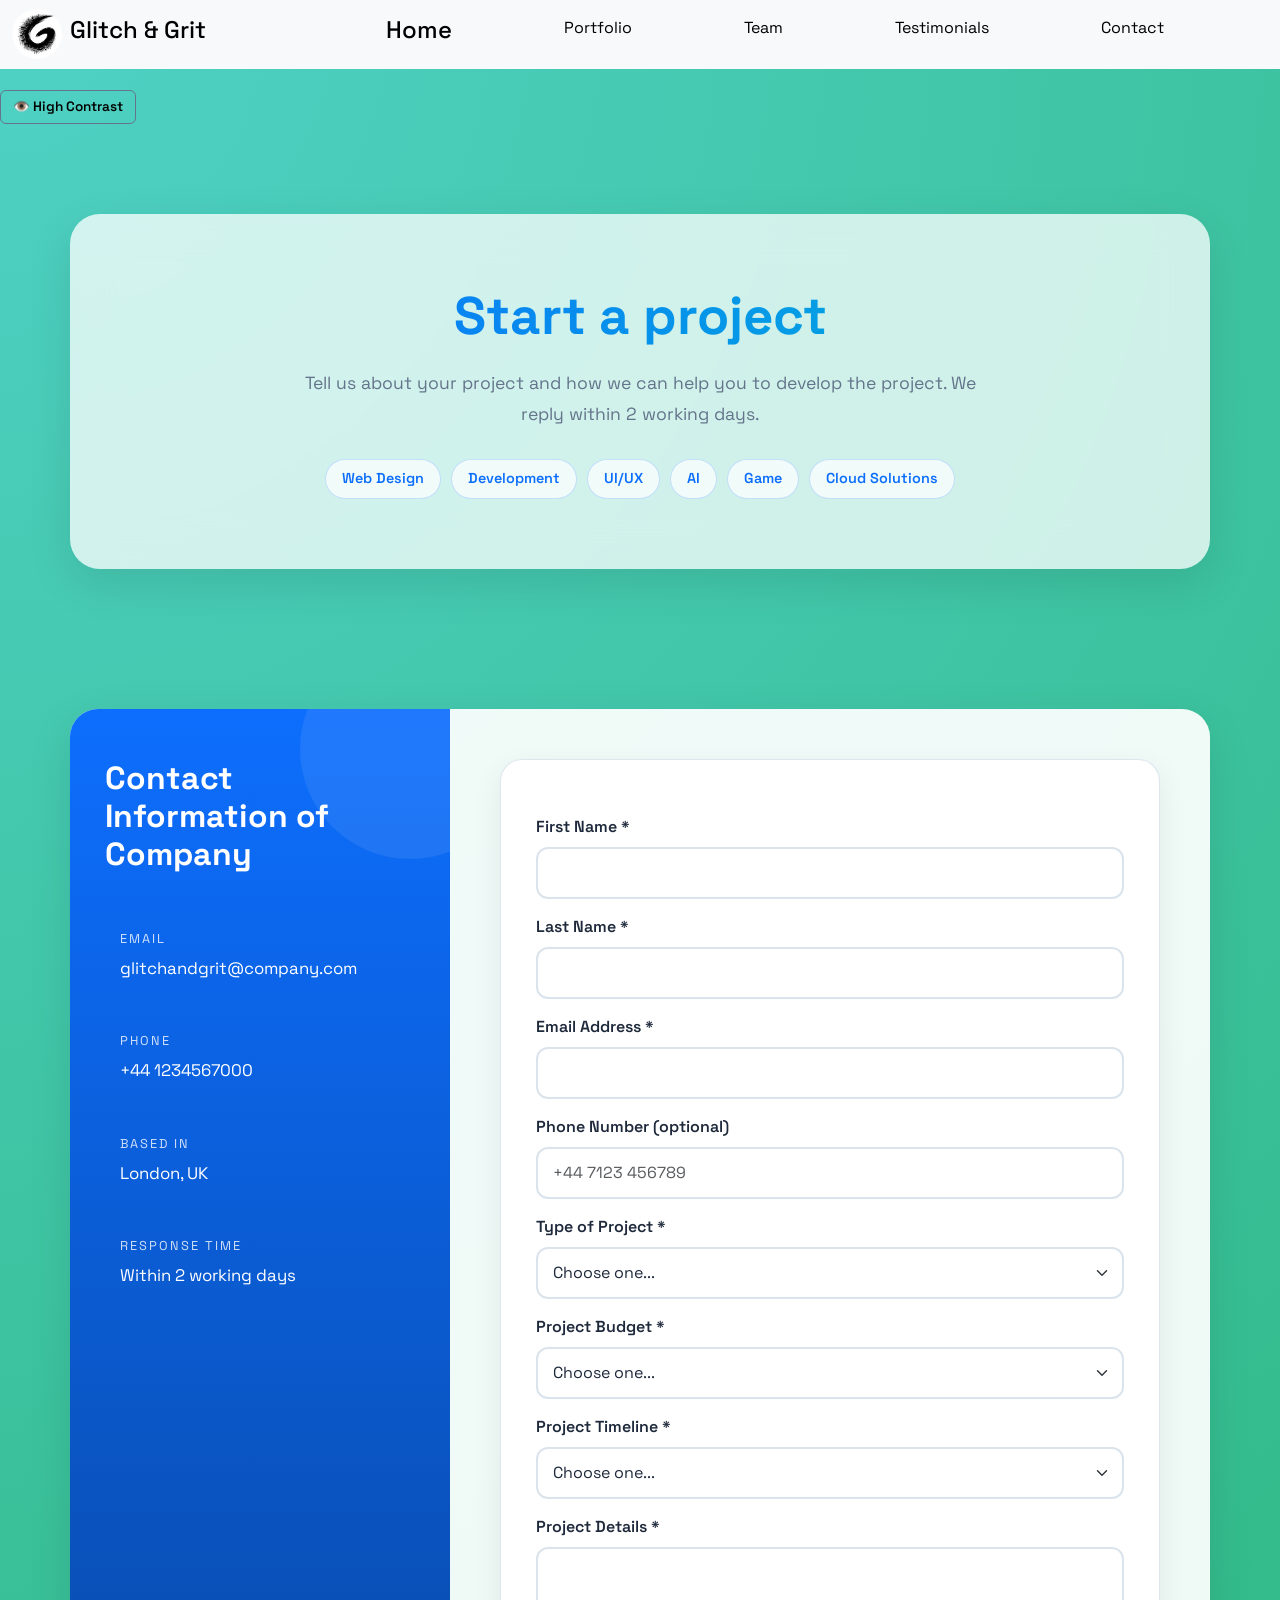
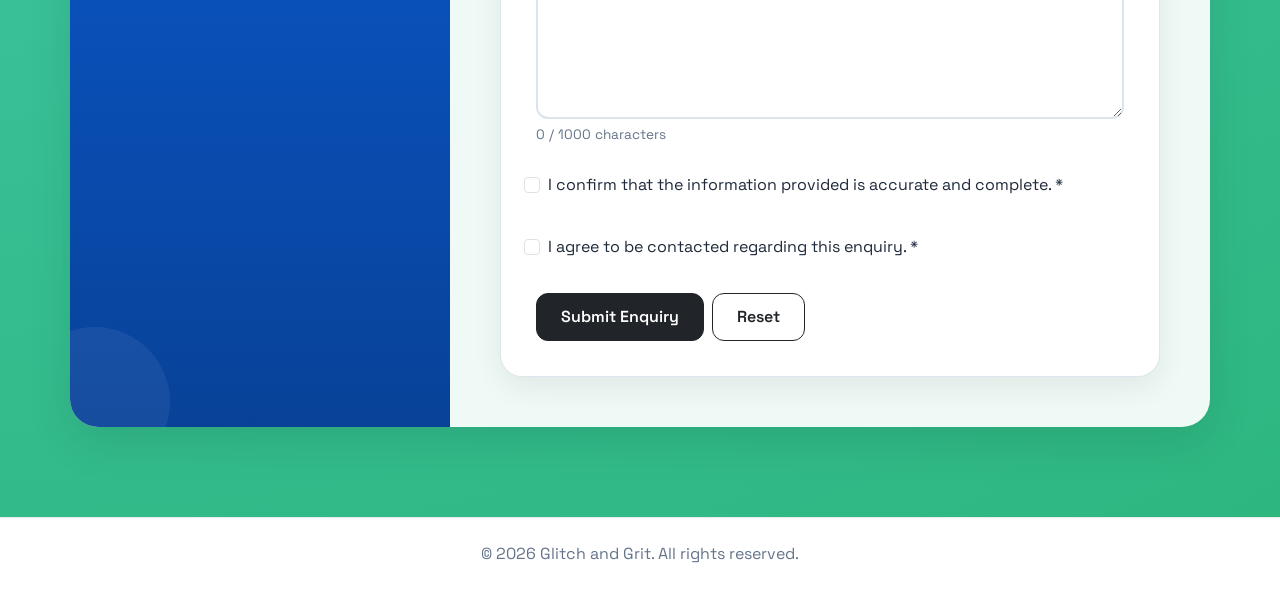
<file: enquiry.html>
<!doctype html>
<html lang="en">
<head>
    <meta charset="utf-8">
    <meta name="viewport" content="width=device-width, initial-scale=1">
    <title>Glitch and Grit</title>

    <!-- BootStrap CSS  -->
    <link href="https://cdn.jsdelivr.net/npm/bootstrap@5.3.8/dist/css/bootstrap.min.css" rel="stylesheet" integrity="sha384-sRIl4kxILFvY47J16cr9ZwB07vP4J8+LH7qKQnuqkuIAvNWLzeN8tE5YBujZqJLB" crossorigin="anonymous">

    <!-- Custom CSS -->
    <link rel="stylesheet" href="enquiry.css">
</head>

<body>

    <nav class="navbar navbar-expand-md navbar-light bg-light fixed-top">
        <div class="container-fluid">
            <img src="logo_image/gglogo.png" alt="Logo" width="50" height="50" class="d-inline-block rounded-circle align-text-top me-2">
            <a class="navbar-brand" href="index.html"><h4>Glitch & Grit</h4></a>
            <button class="navbar-toggler" 
                type="button" 
                data-bs-toggle="collapse" 
                data-bs-target="#navbarnav" 
                aria-controls="navbarnav"
                aria-expanded="false"
                aria-label="Toggle navigation">
                <span class="navbar-toggler-icon"> </span>
            </button>
        <div class="collapse navbar-collapse" id="navbarnav">
            <ul class="navbar-nav ms-auto me-5 mb-2 mb-lg-0">
                <li class="nav-item mx-5" >
                    <a class="nav-link active" aria-current="page" href="index.html"><h4>Home</h4></a>
                </li>
                <li class="nav-item mx-5" >
                    <a class="nav-link active" href="portfolio.html">Portfolio</a>
                </li>
                <li class="nav-item mx-5" >
                    <a class="nav-link active" href="team.html">Team</a>
                </li>
                <li class="nav-item mx-5">
                    <a class="nav-link  active" href="testimonial.html">Testimonials</a>
                </li>
                <li class="nav-item mx-5">
                    <a class="nav-link active" href="enquiry.html">Contact</a>
                </li>
            </ul>
        </div>
    </nav>

    <!-- Hight contrast button for user who can't see in lower contrast -->
    <div>
        <button type="button" id="contrast-toggle-btn" style="background:none; border:1px solid #64748b; padding:6px 12px; border-radius:6px; cursor:pointer; font-weight:600; font-size: 0.85rem;" aria-label="Toggle High Contrast Mode">👁️ High Contrast</button>
    </div>
    
    <!-- Main Section -->
    <main>

        <!-- Enquiry Form Section -->
        <section class="enquiry-section">
            <div class="container">
                <h2>Start a project</h2>
                <p>Tell us about your project and how we can help you to develop the project. We reply within 2 working days.</p>
                <div class="service-highlights">
                    <span>Web Design</span>
                    <span>Development</span>
                    <span>UI/UX</span>
                    <span>AI</span>
                    <span>Game</span>
                    <span>Cloud Solutions</span>
                </div> 
            </div>
        </section>

            
        <section class="contact">
            <div class="container">
                <!-- Left column: Contact Information -->
                <div class="row">
                    <div class="col-md-4">
                        <h2>Contact Information of Company</h2>
                        <div class="contacts-detail">
                            <span>Email</span>
                            <a href="mailto:glitchandgrit@company.com">glitchandgrit@company.com</a>
                        </div>

                        <div class="contacts-detail">
                            <span>Phone</span>
                            <a href="tel:+441234567000">+44 1234567000</a>
                        </div>

                        <div class="contacts-detail">
                            <span>Based in</span>
                            <p>London, UK</p>
                        </div>
                        <div class="contacts-detail">
                            <span>Response time</span>
                            <p>Within 2 working days</p>
                        </div>
                    </div>
        
                    <!-- Right column: Enquiry Form -->
                    <div class="col-md-8">
                        <form novalidate>

                            <div id="enquiry-status" role="status" aria-live="polite"></div>

                            <div class="mb-3">
                                <label for="first-name" class="form-label">First Name *</label>
                                <input type="text" id="first-name" name="FirstName" class="form-control" autocomplete="given-name" aria-describedby="first-name-error">
                                <p id="first-name-error" class="first-name-error-message" role="alert" aria-live="polite"></p>
                            </div>

                            <div class="mb-3">
                                <label for="last-name" class="form-label">Last Name *</label>
                                <input type="text" id="last-name" name="LastName" class="form-control" autocomplete="family-name" aria-describedby="last-name-error">
                                <p id="last-name-error" class="last-name-error-message" role="alert" aria-live="polite"></p>
                            </div>

                            <div class="mb-3">
                                <label for="email" class="form-label">Email Address *</label>
                                <input type="email" id="email" name="Email" class="form-control" autocomplete="email" aria-describedby="email-error">
                                <p id="email-error" class="email-error-message" role="alert" aria-live="polite"></p>
                            </div>

                            <div class="mb-3">
                                    <label for="phone-number" class="form-label">Phone Number (optional)</label>
                                <input type="tel" id="phone-number" name="Phone" class="form-control" placeholder="+44 7123 456789" autocomplete="tel" aria-describedby="phone-number-error">
                                <p id="phone-number-error" class="phone-number-error-message" role="alert" aria-live="polite"></p>
                            </div>

                            <div class="project-budget-options">
                                <div class="mb-3">
                                    <label for="project" class="form-label">Type of Project *</label>
                                    <select id="project" name="project" class="form-select" aria-describedby="project-error">
                                        <option value="">Choose one...</option>
                                        <option value="Website">Website Development</option>
                                        <option value="ui/ux">UI/UX Design</option>
                                        <option value="desk/appdev">Desktop/Mobile Application Development</option>
                                        <option value="ai">Artificial Intelligence</option>
                                        <option value="game">Game Development</option>
                                        <option value="cloud">Cloud Development</option>
                                    </select>
                                    <p id="project-error" class="project-error-message" role="alert" aria-live="polite"></p>
                                </div>
                            </div>

                            <div class="mb-3">
                                <label for="project-budget" class="form-label">Project Budget *</label>
                                    <select id="project-budget" name="projectBudget" class="form-select" aria-describedby="project-budget-error">
                                        <option value="">Choose one...</option>
                                        <option value="low">Under £4,000</option>
                                        <option value="medium">£4,000 - £10,000</option>
                                        <option value="high">£10,000 - £20,000</option>
                                        <option value="very-high">£20,000 +</option>
                                    </select>
                                    <p id="project-budget-error" class="project-budget-error-message" role="alert" aria-live="polite"></p>
                            </div>

                            <div class="mb-3">
                                <label for="project-timeline" class="form-label">Project Timeline *</label>
                                    <select id="project-timeline" name="projectTimeline" class="form-select" aria-describedby="project-timeline-error">
                                        <option value="">Choose one...</option>
                                        <option value="urgent">Within 4 weeks</option>
                                        <option value="short">1 - 2 months</option>
                                        <option value="medium">2 - 5 months</option>
                                        <option value="long">5+ months</option>
                                    </select>
                                    <p id="project-timeline-error" class="project-timeline-error-message" role="alert" aria-live="polite"></p>
                            </div>


                            <div class="mb-3">
                                <label for="project-details" class="form-label">Project Details *</label>
                                <textarea id="project-details" name="projectdetails" class="form-control" rows="6" aria-describedby="project-details-error message-count"></textarea>
                                <p id="message-count" class="form-text">0 / 1000 characters</p>
                                <p id="project-details-error" class="project-details-error-message" role="alert" aria-live="polite"></p>
                            </div>

                            <div class="form-check mb-2">
                                <input class="form-check-input" type="checkbox" id="agreed-information" name="agreedInfo" aria-describedby="agreed-info-error">
                                <label class="form-check-label" for="agreed-information">I confirm that the information provided is accurate and complete. *</label>
                                <p id="agreed-info-error" class="agreed-info-error-message" role="alert" aria-live="polite"></p>
                            </div>

                            <div class="form-check mb-3">
                                <input class="form-check-input" type="checkbox" id="agreed-enquiry" name="agreedContact" aria-describedby="agreed-enquiry-error">
                                <label class="form-check-label" for="agreed-enquiry">I agree to be contacted regarding this enquiry. *</label>
                                <p id="agreed-enquiry-error" class="agreed-enquiry-error-message" role="alert" aria-live="polite"></p>
                            </div>

                            <div class="d-flex gap-2">
                                <button type="submit" class="btn btn-dark">Submit Enquiry</button>
                                <button type="button" id="clear-form-btn" class="btn btn-outline-dark">Reset</button>
                            </div>
                        </form>
                    </div>
                </div>
            </div>
        </section>
    </main>

    <!-- Footer Section -->
    <footer class="footer py-4">
        <div class="container text-center">
            <p>&copy; 2026 Glitch and Grit. All rights reserved.</p>
        </div>
    </footer>

    <!-- Bootstrap JS -->
    <script src="https://cdn.jsdelivr.net/npm/bootstrap@5.3.8/dist/js/bootstrap.bundle.min.js"></script>

    <!-- jQuery -->
    <script src="https://code.jquery.com/jquery-3.7.1.min.js"></script>

    <!-- Custom JS -->
    <!-- validation js-->
    <script src="validation.js"></script>

    <!-- storage js -->
    <script src="storage.js"></script>

    <!-- enquiry js -->
    <script src="enquiry.js"></script>

</body>
</html>
</file>
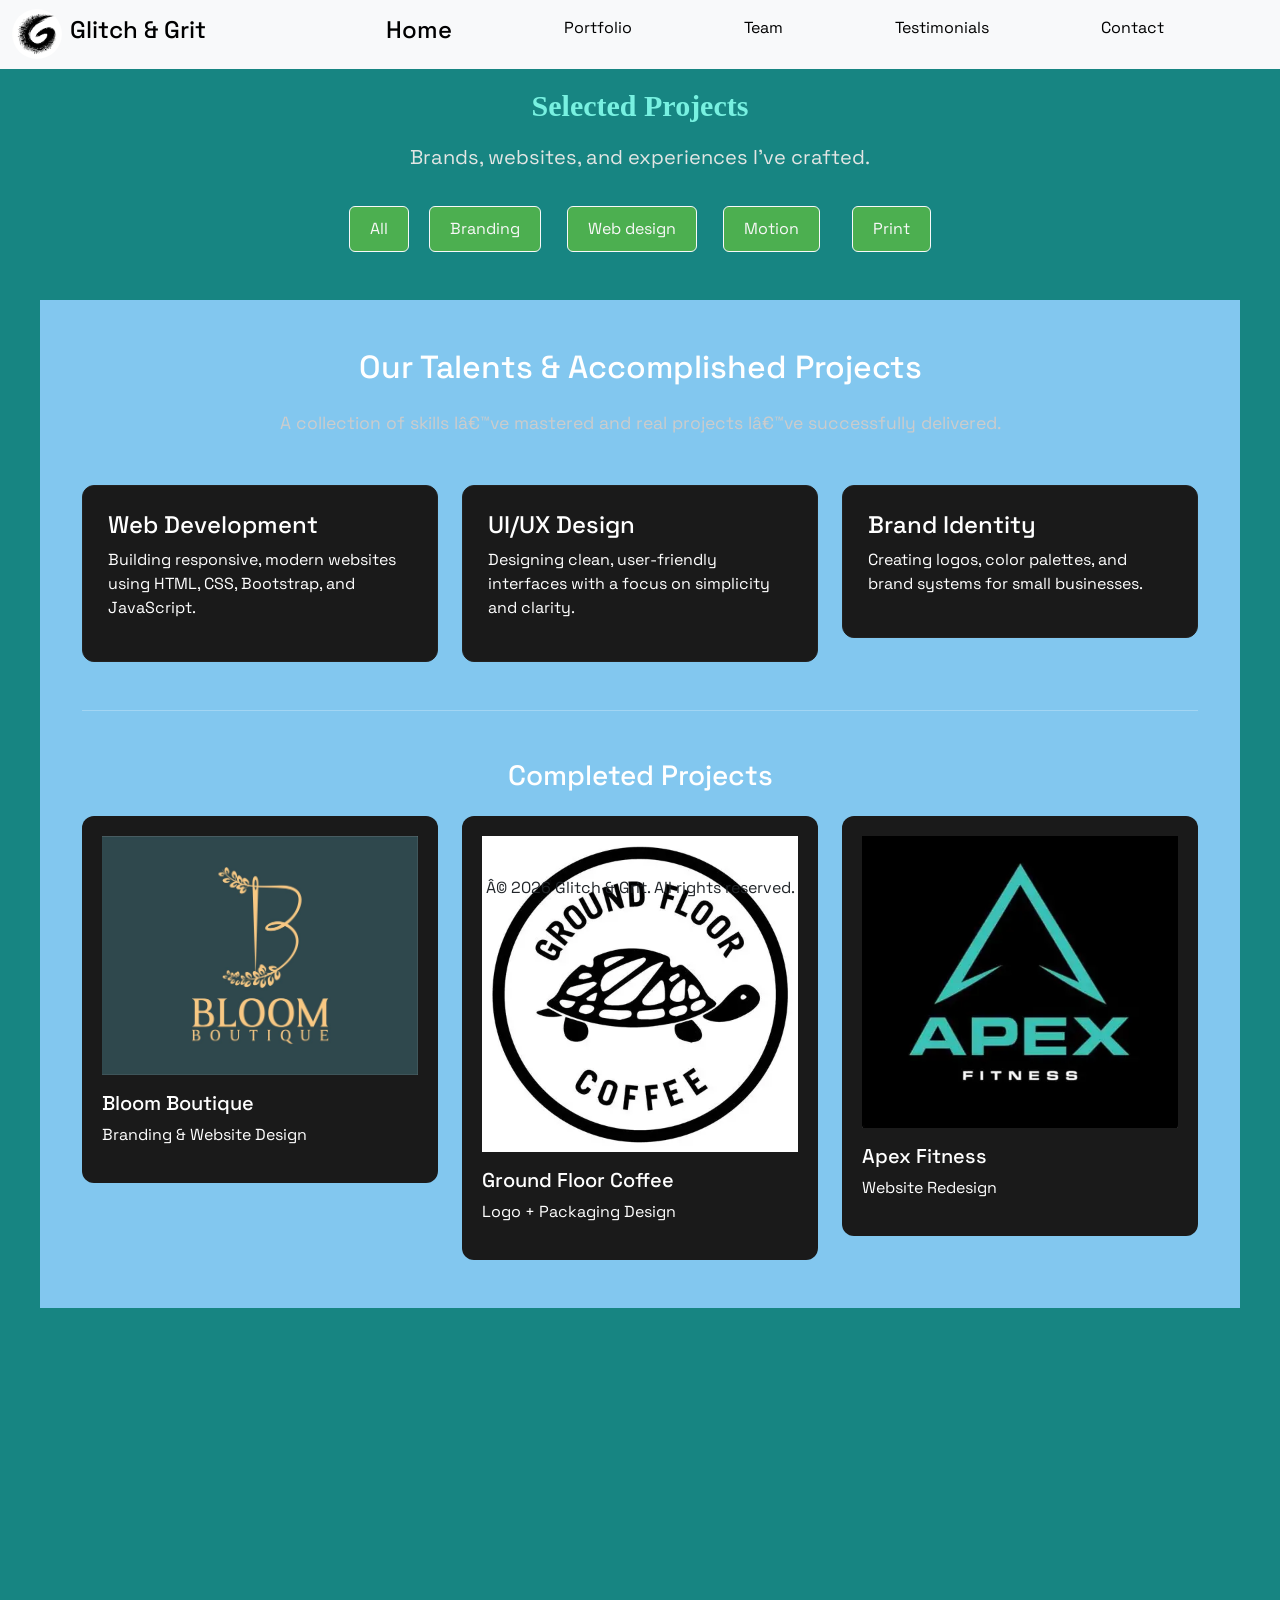
<file: portfolio.html>
<html>
    <head> 
        <title>
           Glitch & Grit: Portfolio
        </title>
        <link rel="icon" type="image/png" href="images/gglogo.png">
        <link href="https://cdn.jsdelivr.net/npm/bootstrap@5.3.8/dist/css/bootstrap.min.css" 
        rel="stylesheet" integrity="sha384-sRIl4kxILFvY47J16cr9ZwB07vP4J8+LH7qKQnuqkuIAvNWLzeN8tE5YBujZqJLB" crossorigin="anonymous">
        <link rel="stylesheet" href="portfolio.css">
    </head>
    <body>
     <nav class="navbar navbar-expand-md navbar-light bg-light fixed-top">
  <div class="container-fluid">
    <img src="images/gglogo.png" alt="Logo" width="50" height="50" class="d-inline-block rounded-circle align-text-top me-2">
    <a class="navbar-brand" href="index.html"><h4>Glitch & Grit</h4></a>
    <button class="navbar-toggler" 
        type="button" 
        data-bs-toggle="collapse" 
        data-bs-target="#navbarnav" 
        aria-controls="navbarnav"
         aria-expanded="false"
        aria-label="Toggle navigation">
       <span class="navbar-toggler-icon"> </span>
    </button>
  <div class="collapse navbar-collapse" id="navbarnav">
    <ul class="navbar-nav ms-auto me-5 mb-2 mb-lg-0">
      <li class="nav-item mx-5" >
        <a class="nav-link active" aria-current="page" href="index.html"><h4>Home</h4></a>
      </li>
      <li class="nav-item mx-5" >
        <a class="nav-link active" href="portfolio.html">Portfolio</a>
      </li>
        <li class="nav-item mx-5" >
            <a class="nav-link active" href="team.html">Team</a>
        </li>
        <li class="nav-item mx-5">
            <a class="nav-link  active" href="testimonial.html">Testimonials</a>
        </li>
        <li class="nav-item mx-5">
            <a class="nav-link active" href="enquiry.html">Contact</a>
        </li>
    </ul>
   </div>
  </div>
</nav>
 <script src="https://cdn.jsdelivr.net/npm/bootstrap@5.3.2/dist/js/bootstrap.bundle.min.js"></script>

<section class="portfolio-header text-center py-5">
    <h2 class="display">Selected Projects</h2>
    <p class="leads">Brands, websites, and experiences I've crafted.</p>

    <div class="filters mt-4">
        <button class="btn btn-outline-light ms-2">All</button>
        <button class="btn btn-outline-light me-3">Branding</button>
        <button class="btn btn-outline-light me-3">Web design</button>
        <button class="btn btn-outline-light me-4">Motion</button>
        <button class="btn btn-outline-light mx-2">Print</button>
    </div>

</section>

    <section class="showcase-section py-5">
    <div class="container">
        <h2 class="text-center mb-4">Our Talents & Accomplished Projects</h2>
        <p class="text-center mb-5 showcase-subtitle">
            A collection of skills I’ve mastered and real projects I’ve successfully delivered.
        </p>

        <div class="row g-4">

            
        <div class="col-md-4">
            <div class="showcase-card">
                <h4>Web Development</h4>
                <p>Building responsive, modern websites using HTML, CSS, Bootstrap, and JavaScript.</p>
            </div>
            </div>

            
            <div class="col-md-4">
                <div class="showcase-card">
                    <h4>UI/UX Design</h4>
                    <p>Designing clean, user-friendly interfaces with a focus on simplicity and clarity.</p>
                </div>
            </div>

            
            <div class="col-md-4">
                <div class="showcase-card">
                    <h4>Brand Identity</h4>
                    <p>Creating logos, color palettes, and brand systems for small businesses.</p>
                </div>
            </div>

        </div>

        <hr class="my-5">

        <h3 class="text-center mb-4">Completed Projects</h3>

        <div class="row g-4">

            
            <div class="col-md-4">
                <div class="project-card">
                    <img src="images/bloom.jpg" class="img-fluid" alt="Bloom Boutique">
                    <h5 class="mt-3">Bloom Boutique</h5>
                    <p>Branding & Website Design</p>
                </div>
            </div>

            <div class="col-md-4">
                <div class="project-card">
                    <img src="images/ground.webp" class="img-fluid" alt="Ground Floor Coffee">
                    <h5 class="mt-3">Ground Floor Coffee</h5>
                    <p>Logo + Packaging Design</p>
                </div>
            </div>

    
            <div class="col-md-4">
                <div class="project-card">
                    <img src="images/apex.webp" class="img-fluid" alt="Apex Fitness">
                    <h5 class="mt-3">Apex Fitness</h5>
                    <p>Website Redesign</p>
                </div>
            </div>

        </div>
    </div>
</section>


    
 
<div class="page-wrapper">
    <div class="content">
    
    </div>

    <footer class="site-footer">
      © 2026 Glitch & Grit. All rights reserved.
    </footer>
  </div>
</body>
</file>
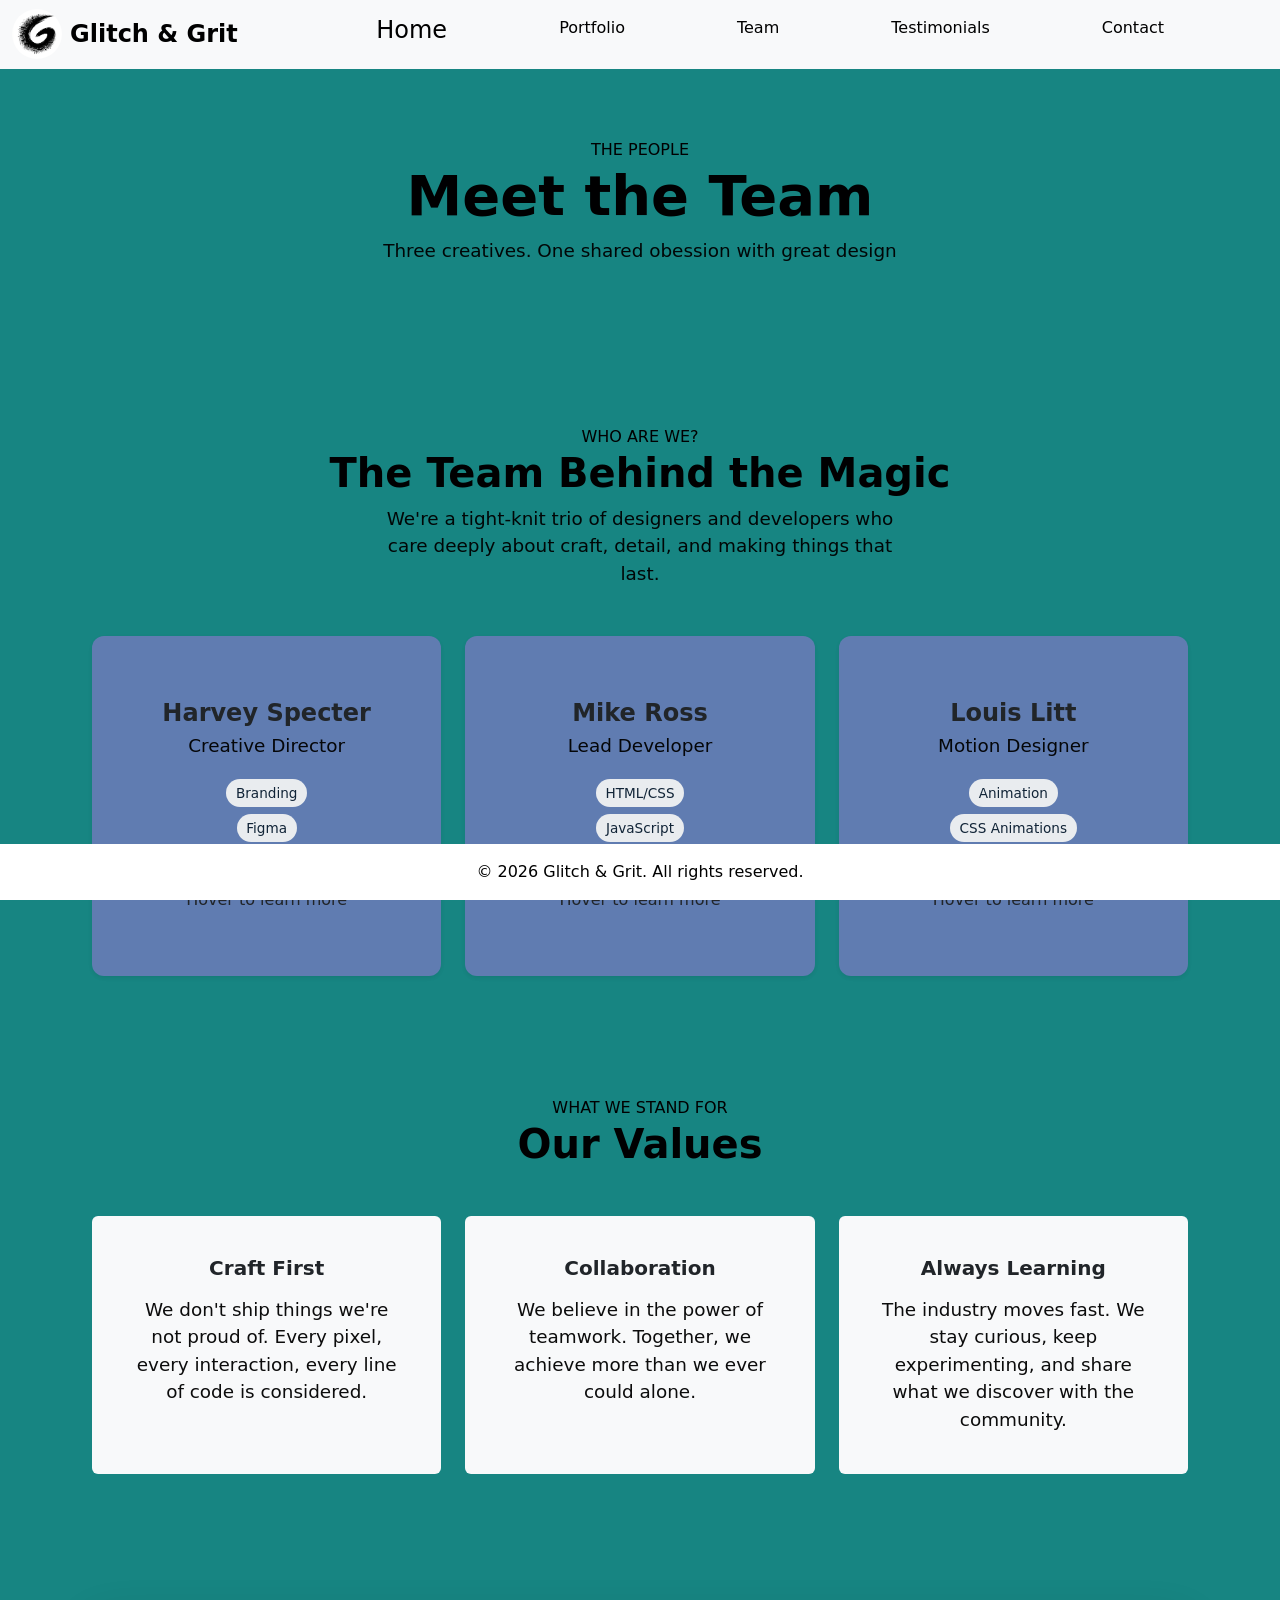
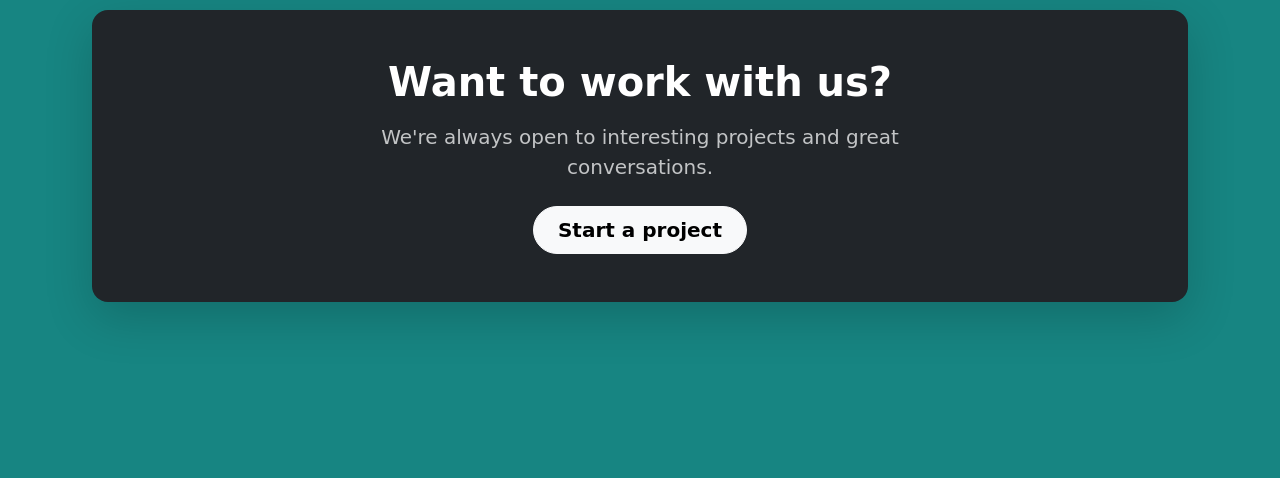
<file: team.html>
<!DOCTYPE html>
<html lang="en">
<head>
    <meta charset="UTF-8">
    <meta name="viewport" content="width=device-width, initial-scale=1.0">
    <title>Glitch & Grit</title>
    <link href="https://cdn.jsdelivr.net/npm/bootstrap@5.3.8/dist/css/bootstrap.min.css" rel="stylesheet">
    <link rel="stylesheet" href="team.css">
</head>
<body>
<header>
 <nav class="navbar navbar-expand-md navbar-light bg-light fixed-top">
  <div class="container-fluid">
    <img src="images/gglogo.png" alt="Logo" width="50" height="50" class="d-inline-block rounded-circle align-text-top me-2">
    <a class="navbar-brand fs-4 fw-bold" href="index.html">Glitch & Grit</a>
    <button class="navbar-toggler" 
        type="button" 
        data-bs-toggle="collapse" 
        data-bs-target="#navbarnav" 
        aria-controls="navbarnav"
         aria-expanded="false"
        aria-label="Toggle navigation">
       <span class="navbar-toggler-icon"> </span>
    </button>
  <div class="collapse navbar-collapse" id="navbarnav">
    <ul class="navbar-nav ms-auto me-5 mb-2 mb-lg-0">
      <li class="nav-item mx-5" >
        <a class="nav-link active" aria-current="page" href="index.html"><h4>Home</h4></a>
      </li>
      <li class="nav-item mx-5" >
        <a class="nav-link active" href="portfolio.html">Portfolio</a>
      </li>
        <li class="nav-item mx-5" >
            <a class="nav-link active" href="team.html">Team</a>
        </li>
        <li class="nav-item mx-5">
            <a class="nav-link  active" href="testimonial.html">Testimonials</a>
        </li>
        <li class="nav-item mx-5">
            <a class="nav-link active" href="enquiry.html">Contact</a>
        </li>
    </ul>
   </div>
  </div>
 </nav>
</header>
    <main>
<section class="page-hero text-center py-5" aria-labelledby="hero-heading">      
      <div class="row justify-content-center">
            <div class="text-center mb-5">
                <div class="team-hero">
                <span class="eyebrow-text">THE PEOPLE</span>
                    <h1 class="display-4 fw-bold" id="hero-heading">Meet the Team</h1>
                    <p class="lead">Three creatives. One shared obession with great design</p>
                </div>
            </div>
        </div>
    </section>
    <section class="team-section container py-5" aria-labelledby="team-heading">
        <div class="text-center mb-5">
            <span class="eyebrow-text">WHO ARE WE?</span>
            <h1 id="team-heading" class="display-6 fw-bold">The Team Behind the Magic</h1>
            <p class="text-secondary col-lg-6 mx-auto">
             We're a tight-knit trio of designers and developers who care deeply about craft, detail, and
             making things that last.
            </p>
        </div>

<div class="row g-4">
<div class="col-md-4 mb-4"> 
    <div class="flip-card">
        <div class="flip-card-inner">
            <div class="flip-card-front card border-0 shadow-sm p-3 text-center">
                <div class="card-body d-flex flex-column align-items-center justify-content-center">
                    <h3 class="card-title h4 fw-bold member-name mb-1">Harvey Specter</h3>
                    <p class="card-text text-muted member-role mb-3">Creative Director</p>
                    <span class="skill-tag">Branding</span>
                    <span class="skill-tag">Figma</span>
                    <span class="skill-tag">UX</span>
                    <span class="flip-hint mt-2" aria-hidden="true">Hover to learn more</span>
                </div>
            </div>
            <div class="flip-card-back card border-0 shadow-sm p-4 text-center">
                <div class="card-body d-flex flex-column align-items-center justify-content-center h-100">
                    <h4 class="h5 fw-bold text-dark mb-2">Harvey's Expertise</h4>
                    <p class="text-muted small mb-0">Leads our creative vision with over a decade of experience in brand identity and user experience design.</p>
                </div>
            </div>
        </div>
    </div>
</div>

            <div class="col-md-4 mb-4"> 
    <div class="flip-card">
        <div class="flip-card-inner">
            <div class="flip-card-front card border-0 shadow-sm p-3 text-center">
                <div class="card-body d-flex flex-column align-items-center justify-content-center">
                    <h3 class="card-title h4 fw-bold member-name mb-1">Mike Ross</h3>
                    <p class="card-text text-muted member-role mb-3">Lead Developer</p>
                    <span class="skill-tag">HTML/CSS</span>
                    <span class="skill-tag">JavaScript</span>
                    <span class="skill-tag">React</span>
                    <span class="flip-hint mt-2" aria-hidden="true">Hover to learn more</span>
                </div>
            </div>
            <div class="flip-card-back card border-0 shadow-sm p-4 text-center">
                <div class="card-body d-flex flex-column align-items-center justify-content-center h-100">
                    <h4 class="h5 fw-bold text-dark mb-2">Mike's Expertise</h4>
                    <p class="text-muted small mb-0">Specializes in building fast, responsive, and pixel-perfect web applications using modern web technologies.</p>
                </div>
            </div>
        </div>
    </div>
</div>
            <div class="col-md-4 mb-4"> 
    <div class="flip-card">
        <div class="flip-card-inner">
            <div class="flip-card-front card border-0 shadow-sm p-3 text-center">
                <div class="card-body d-flex flex-column align-items-center justify-content-center">
                    <h3 class="card-title h4 fw-bold member-name mb-1">Louis Litt</h3>
                    <p class="card-text text-muted member-role mb-3">Motion Designer</p>
                    <span class="skill-tag">Animation</span>
                    <span class="skill-tag">CSS Animations</span>
                    <span class="skill-tag">Video</span>
                    <span class="flip-hint mt-2" aria-hidden="true">Hover to learn more</span>
                </div>
            </div>
            <div class="flip-card-back card border-0 shadow-sm p-4 text-center">
                <div class="card-body d-flex flex-column align-items-center justify-content-center h-100">
                    <h4 class="h5 fw-bold text-dark mb-2">Louis's Expertise</h4>
                    <p class="text-muted small mb-0">Crafts fluid UI animations and engaging video experiences that bring visual concepts to life.</p>
                </div>
            </div>
        </div>
    </div>
</div>
</div>
    </section>

    <section class="values-section container py-5 text-center" aria-labelledby="values-heading">
            <div class="text-center mb-5">
                <span class="eyebrow-text">WHAT WE STAND FOR</span>
                <h2 id="values-heading" class="display-6 fw-bold">Our Values</h2>
            </div>
            <div class="row g-4">
                    <div class="col-md-4">
                        <div class ="card h-100 border-0 bg-light p-4 roundeed-3 text-center value-card">
                                <div class="card-body">
                                <h3 class=" h5 fw-bold mb-3">Craft First</h3>
                                <p class="text-secondary mb-0">We don't ship things we're not proud of. Every pixel, every interaction, every line of code is considered.</p>
                                </div>
                            </div>
                        </div>

                     <div class="col-md-4">
                        <div class ="card h-100 border-0 bg-light p-4 roundeed-3 text-center value-card">
                            <div class="card-body">
                                <h3 class=" h5 fw-bold mb-3">Collaboration</h3>
                                <p class="text-secondary mb-0">We believe in the power of teamwork. Together, we achieve more than we ever could alone.</p>
                            </div>
                        </div>
                    </div>
                    <div class="col-md-4">
                        <div class ="card h-100 border-0 bg-light p-4 roundeed-3 text-center value-card">
                            <div class="card-body">
                                <h3 class=" h5 fw-bold mb-3">Always Learning</h3>
                                <p class="text-secondary mb-0">The industry moves fast. We stay curious, keep experimenting, and share what we discover with the community.</p>
                            </div>
                        </div>
                    </div>
            <section class="container mt-5 pt-4 mb-5">
                <div class="banner bg-dark text-white rounded-4 p-5 text-center shadow-lg">
                <h3 class="display-6 fw-bold mb-3">Want to work with us?</h3>
                <p class="lead text-light opacity-75 mb-4 mx-auto col-md-8">
                 We're always open to interesting projects and great conversations.
                </p>
                <a href="enquiry.html" class="btn btn-light btn-lg px-4 py-2 rounded-pill fw-semibold banner-btn">
                 Start a project
                </a>
                </div>
            </section>
        </section>
    </main>

  <footer class="bg-white text-black text-center py-3">
    <p class="mb-0">&copy; 2026 Glitch & Grit. All rights reserved.</p>
  </footer>
  
    <script src="https://cdn.jsdelivr.net/npm/bootstrap@5.3.3/dist/js/bootstrap.bundle.min.js"></script>
    <script src="team.js"></script>
</body>
</html>
</file>
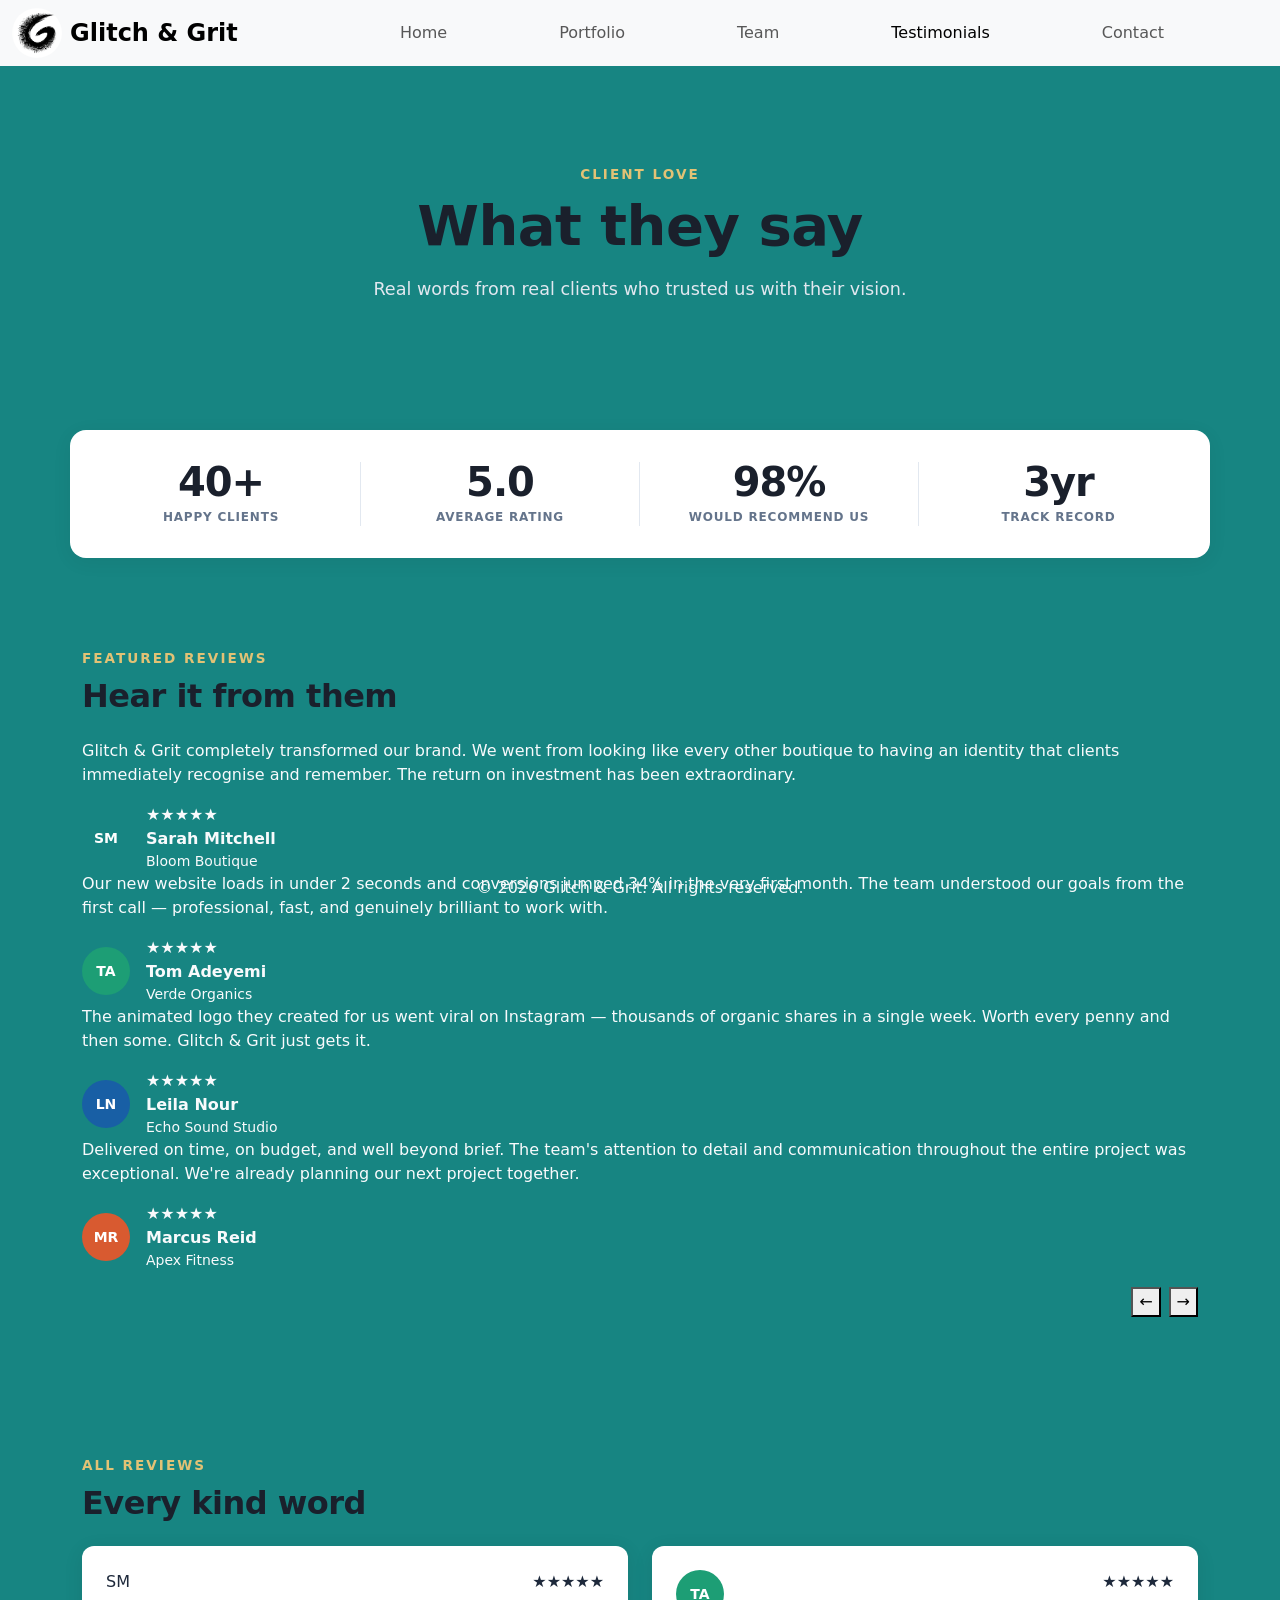
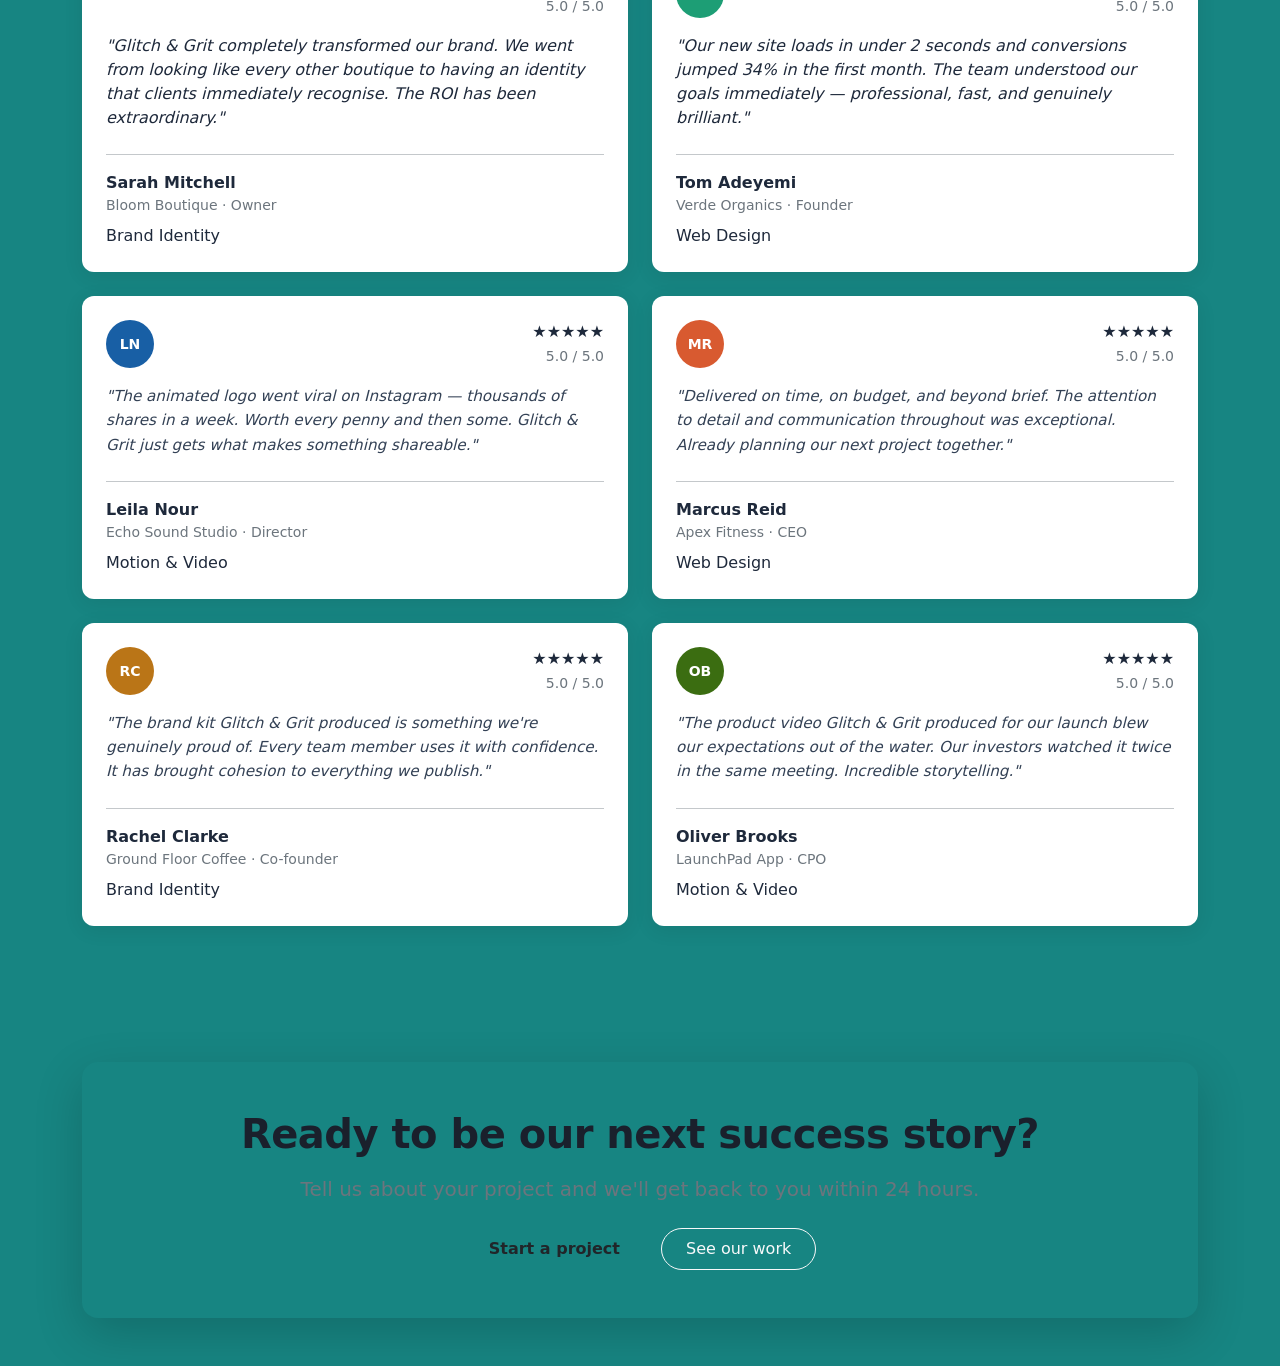
<file: testimonial.html>
<!DOCTYPE html>
<html lang="en">
<head>
    <meta charset="UTF-8">
    <meta name="viewport" content="width=device-width, initial-scale=1.0">
    <title>Glitch & Grit</title>

    <link href="https://cdn.jsdelivr.net/npm/bootstrap@5.3.3/dist/css/bootstrap.min.css" rel="stylesheet">
    
    <link rel="stylesheet" href="testimonial.css">
</head>
<body>
<header class="site-header">
 <nav class="navbar navbar-expand-md navbar-light bg-light fixed-top">
  <div class="container-fluid">
    <img src="images/gglogo.png" alt="Logo" width="50" height="50" class="d-inline-block rounded-circle align-text-top me-2">
    <a class="navbar-brand fs-4 fw-bold" href="#">Glitch & Grit</a>
    <button class="navbar-toggler" 
        type="button" 
        data-bs-toggle="collapse" 
        data-bs-target="#navbarnav" 
        aria-controls="navbarnav"
         aria-expanded="false"
        aria-label="Toggle navigation">
       <span class="navbar-toggler-icon"> </span>
    </button>
  <div class="collapse navbar-collapse" id="navbarnav">
<ul class="navbar-nav ms-auto me-5 mb-2 mb-lg-0">
  <li class="nav-item mx-5">
    <a class="nav-link" href="index.html">Home</a>
  </li>
  <li class="nav-item mx-5">
    <a class="nav-link" href="portfolio.html">Portfolio</a>
  </li>
  <li class="nav-item mx-5">
    <a class="nav-link" href="team.html">Team</a>
  </li>
  <li class="nav-item mx-5">
    <a class="nav-link active" aria-current="page" href="testimonial.html">Testimonials</a>
  </li>
  <li class="nav-item mx-5">
    <a class="nav-link" href="enquiry.html">Contact</a>
  </li>
</ul>
   </div>
  </div>
 </nav>
    </header>

    <main id="main-content">

<section class="page-hero container text-center py-5" aria-labelledby="hero-heading">
  <div class="row justify-content-center py-4">
    <div class="col-lg-8">
      <span class="eyebrow-badge">Client love</span>
      <h1 id="hero-heading" class="display-4 fw-bold mb-3">What they say</h1>
      <p class="hero-sub lead mx-auto">
        Real words from real clients who trusted us with their vision.
      </p>
    </div>
  </div>
</section>

      <section class="stats-strip py-4 my-3" role="region" aria-label="Review statistics">
         <div class="container">
            <div class="row row-cols-2 row-cols-md-4 g-4 text-center align-items-center">
                <div class="col stat-item">
                        <span class="stat-num display-6 fw-bold">40+</span>
                        <span class="stat-label small">Happy clients</span>
                </div>
                  <div class="col stat-item">
                        <span class="stat-num display-6 fw-bold">5.0</span>
                        <span class="stat-label small">Average rating</span>
                  </div>
                  <div class="col stat-item">
                        <span class="stat-num display-6 fw-bold">98%</span>
                        <span class="stat-label small">Would recommend us</span>
                  </div>
                  <div class="col stat-item">
                        <span class="stat-num display-6 fw-bold">3yr</span>
                        <span class="stat-label small">Track record</span>
                  </div>
                </div>
            </div>
        </section>

        <section class="slider-section py-5" aria-labelledby="slider-heading">
            <div class="container">
                <div class="mb-4">
                    <span class="section-label">Featured reviews</span>
                    <h2 id="slider-heading" class="h2 fw-bold gold-text">Hear it from them</h2>
                </div>

                <div class="slider-wrapper" id="testimonialSlider" role="region" aria-live="polite" aria-label="Testimonial slider">
                    <article class="slide active" data-index="0">
                        <blockquote class="slide-quote">
                           Glitch & Grit completely transformed our brand. We went from looking like every
                            other boutique to having an identity that clients immediately recognise
                            and remember. The return on investment has been extraordinary.
                        </blockquote>
                        <div class="slide-client d-flex align-items-center gap-3">
                            <div class="slide-avatar" style="background: var(--accent);" aria-hidden="true">SM</div>
                            <div>
                                <span class="stars" aria-label="5 out of 5 stars">★★★★★</span>
                                <p class="slide-name mb-0 fw-bold">Sarah Mitchell</p>
                                <p class="slide-company small mb-0">Bloom Boutique</p>
                            </div>
                        </div>
                    </article>

                    <article class="slide" data-index="1">
                        <blockquote class="slide-quote">
                            Our new website loads in under 2 seconds and conversions jumped 34% in
                            the very first month. The team understood our goals from the first call —
                            professional, fast, and genuinely brilliant to work with.
                        </blockquote>
                        <div class="slide-client d-flex align-items-center gap-3">
                            <div class="slide-avatar" style="background: #1D9E75;" aria-hidden="true">TA</div>
                            <div>
                                <span class="stars" aria-label="5 out of 5 stars">★★★★★</span>
                                <p class="slide-name mb-0 fw-bold">Tom Adeyemi</p>
                                <p class="slide-company small mb-0">Verde Organics</p>
                            </div>
                        </div>
                    </article>

                    <article class="slide" data-index="2">
                        <blockquote class="slide-quote">
                            The animated logo they created for us went viral on Instagram — thousands
                            of organic shares in a single week. Worth every penny and then some.
                            Glitch & Grit just gets it.
                        </blockquote>
                        <div class="slide-client d-flex align-items-center gap-3">
                            <div class="slide-avatar" style="background: #185FA5;" aria-hidden="true">LN</div>
                            <div>
                                <span class="stars" aria-label="5 out of 5 stars">★★★★★</span>
                                <p class="slide-name mb-0 fw-bold">Leila Nour</p>
                                <p class="slide-company small mb-0">Echo Sound Studio</p>
                            </div>
                        </div>
                    </article>

                    <article class="slide" data-index="3">
                        <blockquote class="slide-quote">
                            Delivered on time, on budget, and well beyond brief. The team's attention
                            to detail and communication throughout the entire project was exceptional.
                            We're already planning our next project together.
                        </blockquote>
                        <div class="slide-client d-flex align-items-center gap-3">
                            <div class="slide-avatar" style="background: #D85A30;" aria-hidden="true">MR</div>
                            <div>
                                <span class="stars" aria-label="5 out of 5 stars">★★★★★</span>
                                <p class="slide-name mb-0 fw-bold">Marcus Reid</p>
                                <p class="slide-company small mb-0">Apex Fitness</p>
                            </div>
                        </div>
                    </article>
                </div>

                <div class="slider-controls d-flex justify-content-between align-items-center mt-3">
                    <div class="slider-dots d-flex gap-2" id="sliderDots" role="tablist"></div>
                    <div class="slider-arrows d-flex gap-2">
                        <button class="arrow-btn" id="prevBtn" aria-label="Previous testimonial">&#8592;</button>
                        <button class="arrow-btn" id="nextBtn" aria-label="Next testimonial">&#8594;</button>
                    </div>
                </div>

                <!-- Progress Bar -->
                <div class="progress-bar-wrap mt-3" aria-hidden="true">
                    <div class="progress-bar" id="progressBar"></div>
                </div>
            </div>
        </section>

        <section class="all-testimonials py-5" aria-labelledby="all-heading">
            <div class="container py-4">
                <span class="section-label">All reviews</span>
                <h2 id="all-heading" class="h2 fw-bold gold-text mb-4">Every kind word</h2>

                <div class="row row-cols-1 row-cols-md-2 g-4">
                    <!-- Card 1 -->
                    <div class="col">
                        <article class="testimonial-card h-100 p-4">
                            <div class="d-flex justify-content-between align-items-start mb-3">
                                <div class="testi-avatar" style="background: var(--accent);" aria-hidden="true">SM</div>
                                <div class="text-end">
                                    <div class="testi-stars">★★★★★</div>
                                    <small class="text-secondary">5.0 / 5.0</small>
                                </div>
                            </div>
                            <p class="testi-quote fst-italic mb-4">
                                "Glitch & Grit completely transformed our brand. We went from looking like every other boutique to having an identity that clients immediately recognise. The ROI has been extraordinary."
                            </p>
                            <div class="testi-footer pt-3 border-top border-secondary-subtle">
                                <p class="fw-bold mb-0">Sarah Mitchell</p>
                                <p class="small text-secondary mb-2">Bloom Boutique · Owner</p>
                                <span class="service-badge">Brand Identity</span>
                            </div>
                        </article>
                    </div>

                    <div class="col">
                        <article class="testimonial-card h-100 p-4">
                            <div class="d-flex justify-content-between align-items-start mb-3">
                                <div class="testimonial-avatar" style="background: #1D9E75;" aria-hidden="true">TA</div>
                                <div class="text-end">
                                    <div class="testi-stars">★★★★★</div>
                                    <small class="text-secondary">5.0 / 5.0</small>
                                </div>
                            </div>
                            <p class="testi-quote fst-italic mb-4">
                                "Our new site loads in under 2 seconds and conversions jumped 34% in the first month. The team understood our goals immediately — professional, fast, and genuinely brilliant."
                            </p>
                            <div class="testi-footer pt-3 border-top border-secondary-subtle">
                                <p class="fw-bold mb-0">Tom Adeyemi</p>
                                <p class="small text-secondary mb-2">Verde Organics · Founder</p>
                                <span class="service-badge">Web Design</span>
                            </div>
                        </article>
                    </div>

                    <div class="col">
                        <article class="testimonial-card h-100 p-4">
                            <div class="d-flex justify-content-between align-items-start mb-3">
                                <div class="testimonial-avatar" style="background: #185FA5;" aria-hidden="true">LN</div>
                                <div class="text-end">
                                    <div class="testi-stars">★★★★★</div>
                                    <small class="text-secondary">5.0 / 5.0</small>
                                </div>
                            </div>
                            <p class="testimonial-quote fst-italic mb-4">
                                "The animated logo went viral on Instagram — thousands of shares in a week. Worth every penny and then some. Glitch & Grit just gets what makes something shareable."
                            </p>
                            <div class="testimonial-footer pt-3 border-top border-secondary-subtle">
                                <p class="fw-bold mb-0">Leila Nour</p>
                                <p class="small text-secondary mb-2">Echo Sound Studio · Director</p>
                                <span class="service-badge">Motion & Video</span>
                            </div>
                        </article>
                    </div>

                    <div class="col">
                        <article class="testimonial-card h-100 p-4">
                            <div class="d-flex justify-content-between align-items-start mb-3">
                                <div class="testimonial-avatar" style="background: #D85A30;" aria-hidden="true">MR</div>
                                <div class="text-end">
                                    <div class="testi-stars">★★★★★</div>
                                    <small class="text-secondary">5.0 / 5.0</small>
                                </div>
                            </div>
                            <p class="testimonial-quote fst-italic mb-4">
                                "Delivered on time, on budget, and beyond brief. The attention to detail and communication throughout was exceptional. Already planning our next project together."
                            </p>
                            <div class="testimonial-footer pt-3 border-top border-secondary-subtle">
                                <p class="fw-bold mb-0">Marcus Reid</p>
                                <p class="small text-secondary mb-2">Apex Fitness · CEO</p>
                                <span class="service-badge">Web Design</span>
                            </div>
                        </article>
                    </div>

                    <div class="col">
  <article class="testimonial-card h-100 p-4">
       <div class="d-flex justify-content-between align-items-start mb-3">
          <div class="testimonial-avatar" style="background: #BA7517;" aria-hidden="true">RC</div>
              <div class="text-end">
                  <div class="testi-stars">★★★★★</div>
                        <small class="text-secondary">5.0 / 5.0</small>
                  </div>
              </div>
                      <p class="testimonial-quote fst-italic mb-4">
                        "The brand kit Glitch & Grit produced is something we're genuinely proud of. Every team member uses it with confidence. It has brought cohesion to everything we publish."</p>
                      <div class="testimonial-footer pt-3 border-top border-secondary-subtle">
                                <p class="fw-bold mb-0">Rachel Clarke</p>
                                <p class="small text-secondary mb-2">Ground Floor Coffee · Co-founder</p>
                                <span class="service-badge">Brand Identity</span>
                        </div>
  </article>
  </div>
        <div class="col">
              <article class="testimonial-card h-100 p-4">
                <div class="d-flex justify-content-between align-items-start mb-3">
                  <div class="testimonial-avatar" style="background: #3B6D11;" aria-hidden="true">OB</div>
                  <div class="text-end">
                    <div class="testi-stars">★★★★★</div>
                    <small class="text-secondary">5.0 / 5.0</small>
                  </div>
                </div>
                <p class="testimonial-quote fst-italic mb-4">
                  "The product video Glitch & Grit produced for our launch blew our expectations out of the water. Our investors watched it twice in the same meeting. Incredible storytelling."
                </p>
                <div class="testimonial-footer pt-3 border-top border-secondary-subtle">
                  <p class="fw-bold mb-0">Oliver Brooks</p>
                  <p class="small text-secondary mb-2">LaunchPad App · CPO</p>
                  <span class="service-badge">Motion & Video</span>
                </div>
              </article>
            </div> 
          </div> 
        </div>
    </section>

        <section class="container my-5 pt-3" aria-labelledby="cta-heading">
            <div class="cta-banner rounded-4 p-5 text-center shadow-lg">
                <h2 id="cta-heading" class="display-6 fw-bold gold-text mb-3">Ready to be our next success story?</h2>
                <p class="text-secondary lead mb-4">Tell us about your project and we'll get back to you within 24 hours.</p>
                <div class="d-flex gap-3 justify-content-center flex-wrap">
                    <a href="enquiry.html" class="btn btn-gold rounded-pill px-4 py-2 fw-semibold">Start a project</a>
                    <a href="portfolio.html" class="btn btn-outline-light rounded-pill px-4 py-2">See our work</a>
                </div>
            </div>
        </section>

    </main>

    <footer class="site-footer">
      © 2026 Glitch & Grit. All rights reserved.
    </footer>
    
    <script src="https://cdn.jsdelivr.net/npm/bootstrap@5.3.3/dist/js/bootstrap.bundle.min.js"></script>
</body>
</html>
</file>
<file: enquiry.css>
/* Google fonts Import*/
@import url('https://fonts.googleapis.com/css2?family=Space+Grotesk:wght@300;400;500;600;700&display=swap');

/* Main colors for webpage */
:root{
    --primary: #0d6efd;
    --primary-dark: #0b5ed7;
    --secondary: #5ebbc7;
    --dark: #1e293b;
    --dark-light: #334155;
    --white: #ffffff;
    --light: #f8fafc;
    --border:#dbe4ec;
    --shadow:
    0 15px 45px rgba(0,0,0,.10);
    --shadow-hover:
    0 25px 55px rgba(0,0,0,.18);
    --radius:22px;
}

/* CSS Reset of webpage */
*{
    margin: 0;
    padding: 0;
    box-sizing: border-box;
}

/* smooth scrolling */
html {
    scroll-behavior: smooth;
}

/* Main page styling - body */
body {
    font-family: "Space Grotesk",sans-serif;
    background:
    radial-gradient(circle at top left,#4fd1c5,#2cb67d);
    color: var(--dark);
    padding-top: 90px;
    overflow-x: hidden;
}

::-webkit-scrollbar {
    width: 12px;
}

::-webkit-scrollbar-track {
    background: #dbe4ec;
}

Hero section
::-webkit-scrollbar-thumb {
    background: #0d6efd;
    border-radius: 30px;
}

hero content
::-webkit-scrollbar-thumb:hover {
    background: #084298;
}

/* text highlight color */
::selection {
    background: #0d6efd;
    color: #fff;
}

/* Top enquiry banner section */
.enquiry-section {
    padding: 90px 0 70px;
}

/* Top Main Container */
.enquiry-section .container {
    background: rgba(255,255,255,.75);
    backdrop-filter: blur(20px);
    border-radius: 30px;
    padding: 70px 50px;
    text-align: center;
    box-shadow: var(--shadow);
    animation:floatHero 6s ease-in-out infinite;
}

/* CSS styling for top enquiry box inside */
.enquiry-section h2 {
    font-size: 3.3rem;
    font-weight: 800;
    background:
    linear-gradient(90deg,#0d6efd,#00b4d8);
    background-clip: text;
    color: transparent;
    margin-bottom: 20px;
}

/* Text under main title */
.enquiry-section p {
    color: #64748b;
    font-size: 1.1rem;
    max-width: 700px;
    margin: auto;
    line-height: 1.8;
}

/* Service highlights styling */
.service-highlights {
    display: flex;
    justify-content: center;
    flex-wrap: wrap;
    gap: 10px;
    margin-top: 28px;
}

.service-highlights span {
    padding: 8px 16px;
    border: 1px solid rgba(13,110,253,.2);
    border-radius: 50px;
    background: rgba(255,255,255,.7);
    color: #0d6efd;
    font-size: .9rem;
    font-weight: 600;
    transition: transform .25s ease, background-color .25s ease, box-shadow .25s ease;
}

.service-highlights span:hover {
    transform: translateY(-3px);
    background: #ffffff;
    box-shadow: 0 8px 18px rgba(13,110,253,.15);
}

/* Contact section - left side styling */
.contact {
    padding: 70px 0;
}


.contact .row {
    background: rgba(255,255,255,.92);
    border-radius: 28px;
    overflow: hidden;
    box-shadow: var(--shadow);
    transition: box-shadow .35s ease, transform .35s ease;
}

.contact .row:hover {
    transform: translateY(-5px);
    box-shadow: var(--shadow-hover);
}

/* Contact information styling */
.contact .col-md-4 {
    background: linear-gradient(180deg,#0d6efd,#084298);
    color: white;
    padding: 50px 35px;
    position: relative;
    overflow: hidden;
}

/* bg styling of left column */
.contact .col-md-4::before {
    content: "";
    position: absolute;
    width: 220px;
    height: 220px;
    border-radius: 50%;
    background: rgba(255,255,255,.08);
    right: -70px;
    top: -70px;
}

.contact .col-md-4::after {
    content: "";
    position: absolute;
    width: 150px;
    height: 150px;
    border-radius: 50%;
    background: rgba(255,255,255,.06);
    left: -50px;
    bottom: -50px;
}
.contact .col-md-4 h2 {
    font-size: 2rem;
    font-weight: 700;
    margin-bottom: 40px;
    position: relative;
    z-index: 2;
}

/* Contact details */
.contacts-detail {
    padding: 15px;
    margin-bottom: 20px;
    border-radius: 16px;
    transition: transform .3s ease, background-color .3s ease;
    position: relative;
    z-index: 2;
}


.contacts-detail:hover {
    background: rgba(255,255,255,.12);
    transform: translateX(8px);
}

.contacts-detail span {
    display: block;
    text-transform: uppercase;
    letter-spacing: 2px;
    font-size: .8rem;
    opacity: .8;
    margin-bottom: 8px;
}

.contacts-detail a,
.contacts-detail p {
    color: white;
    text-decoration: none;
    margin: 0;
    font-size: 1.05rem;
}

.contacts-detail a:hover {
    text-decoration: underline;
}

/* Contact form - right side styling */
.contact .col-md-8 {
    padding: 50px;
}
.contact form {
    background: #ffffff;
    border: 1px solid rgba(219,228,236,.9);
    border-radius: 22px;
    padding: 35px;
    box-shadow: 0 10px 30px rgba(0,0,0,.07);
    transition: transform .3s ease, box-shadow .3s ease;
}
.contact form:hover {
    transform: translateY(-3px);
    box-shadow: 0 15px 35px rgba(0,0,0,.10);
}

/* Form input fields styling */
.form-label {
    font-weight: 600;
    color: var(--dark);
    margin-bottom: 8px;
}

/* Text inputs and dropdown menu styling*/
.form-control,
.form-select {
    border: 2px solid var(--border);
    border-radius: 12px;
    padding: 12px 15px;
    background-color: #ffffff;
    color: var(--dark);
    transition: border-color .25s ease, box-shadow .25s ease, transform .25s ease;
}

.form-control:hover,
.form-select:hover {
    border-color: #8bbcf7;
    transform: translateY(-2px);
}

.form-control:focus,
.form-select:focus {
    border-color: var(--primary);
    outline: none;
    transform: translateY(-2px);
    box-shadow: 0 7px 18px rgba(13,110,253,.18);
}

textarea.form-control {
    resize: vertical;
    min-height: 150px;
}

/* Form character counting*/
#message-count {
    font-size: .85rem;
    color: #64748b;
    margin-top: 6px;
}

/* form error message styling */
.first-name-error-message,
.last-name-error-message,
.email-error-message,
.phone-number-error-message,
.project-error-message,
.project-budget-error-message,
.timeline-error-message,
.project-details-error-message,
.agreed-info-error-message,
.agreed-enquiry-error-message {
    color: #dc3545;
    font-size: .85rem;
    font-weight: 500;
    margin-top: 6px;
    margin-bottom: 0;
}

.form-control.is-invalid,
.form-select.is-invalid {
    border-color: #dc3545;
    box-shadow: 0 0 0 3px rgba(220,53,69,.10);
}

.form-control.is-valid,
.form-select.is-valid {
    border-color: #198754;
    box-shadow: 0 0 0 3px rgba(25,135,84,.08);
}

/* Checkboxes styling */
.form-check {
    padding: 12px;
    border-radius: 12px;
    transition: background-color .25s ease, transform .25s ease;
}

.form-check:hover {
    background-color: #f1f7ff;
    transform: translateX(3px);
}

.form-check-input {
    cursor: pointer;
}

.form-check-input:focus {
    box-shadow: 0 0 0 3px rgba(13,110,253,.18);
}

/* Buttons submit and reset styling */
.contact .btn {
    border-radius: 12px;
    padding: 11px 24px;
    font-weight: 600;
    transition: transform .25s ease, box-shadow .25s ease;
}

.contact .btn:hover {
    transform: translateY(-3px);
    box-shadow: 0 8px 18px rgba(0,0,0,.15);
}

.contact .btn:active {
    transform: translateY(0);
}

/* submitted notification */
#enquiry-status {
    margin-bottom: 20px;
    border-radius: 10px;
    font-weight: 600;
}

/* Footer */
.footer {
    background: #ffffff;
    color: #64748b;
    border-top: 1px solid rgba(0,0,0,.08);
    margin-top: 20px;
}

/* Mobile layout design */
@media (max-width: 767px) {
    body {
        padding-top: 75px;
    }
    .enquiry-section {
        padding: 50px 15px;
    }
    .enquiry-section .container {
        padding: 45px 25px;
    }
    .enquiry-section h2 {
        font-size: 2.3rem;
    }
    .enquiry-section p {
        font-size: 1rem;
    }
    .contact {
        padding: 40px 15px;
    }
    .contact .col-md-4 {
        padding: 40px 25px;
    }
    .contact .col-md-8 {
        padding: 25px;
    }
    .contact form {
        padding: 25px;
    }
    .contact .col-md-4 h2 {
        font-size: 1.7rem;
    }
    .form-control,
    .form-select {
        font-size: 16px;
    }

    .contact .btn {
        width: 100%;
    }
}

/* Hight contrast styling */
body.high-contrast {
    background: #000000 !important;
    color: #ffff00 !important;
}
body.high-contrast .contact .row,
body.high-contrast form,
body.high-contrast .enquiry-section .container {
    background: #000000 !important;
    border: 2px solid #ffff00 !important;
    color: #ffff00 !important;
}
body.high-contrast input,
body.high-contrast textarea,
body.high-contrast select {
    background: #000000 !important;
    color: #ffff00 !important;
    border: 2px solid #ffff00 !important;
}
body.high-contrast label,
body.high-contrast p,
body.high-contrast h2,
body.high-contrast span {
    color: #ffff00 !important;
}
body.high-contrast button {
    background: #000 !important;
    color: #ffff00 !important;
    border-color: #ffff00 !important;
}
</file>
<file: portfolio.css>
@import url('https://fonts.googleapis.com/css2?family=Space+Grotesk:wght@300..700&display=swap');
body{
    margin: 40px;
    padding: 0;
    font-family: 'Space Grotesk', sans-serif;
    background-color: #178582;
}
.cookie-box {
    border-radius: 16px;
    padding: 20px;
    background: rgba(255, 255, 255, 0.85);
    backdrop-filter: blur(12px);
    box-shadow: 0 10px 35px rgba(0, 0, 0, 0.25);
    animation: cookiePop 0.35s ease-out;
}

@keyframes cookiePop {
    from {
        transform: scale(0.85);
        opacity: 0;
    }
    to {
        transform: scale(1);
        opacity: 1;
    }
}

.cookie-box .modal-title {
    font-size: 1.3rem;
    color: #333;
}
.cookie-box .modal-body {
    font-size: 1rem;
    color: #444;
    line-height: 1.5;
}

.cookie-box .btn-primary {
    background: #76b4f6;
    border-radius: 8px;
}
.cookie-box .btn-outline-secondary {
    border-radius: 8px;
}

h2.display {
    font-size: 30px;
    font-weight: bold;
    font-family:Times New Roman, Times, serif;
    color: rgb(120, 241, 225);
}
p.leads {
    font-size: 20px;
    color:rgba(245, 239, 237, 0.918);
    padding: 10px;
}

div.filters.mt-4 {
    display: flex;
    justify-content: center;
    margin-top: 20px;
    button{
        margin: 0 10px;
        padding: 10px 20px;
        border: bold 2px solid #6f53f9;
        background-color: #4CAF50;
        color: #f9f8f8;
        font-size: 16px;
        cursor: pointer;
        transition: background-color 0.3s ease;
       
    }
}
.showcase-section {
    background-color: rgb(130, 199, 239);
    color: #fff;
}

.showcase-subtitle {
    color: #ccc;
    font-size: 1.1rem;
}

.showcase-card {
    background: #1a1a1a;
    padding: 25px;
    border-radius: 12px;
    transition: 0.3s;
    border: 1px solid #222;
}

.showcase-card:hover {
    transform: translateY(-5px);
    background: #222;
}

.project-card {
    background: #1a1a1a;
    padding: 20px;
    border-radius: 12px;
    transition: 0.3s;
}

.project-card:hover {
    transform: translateY(-5px);
    background: #262626;
}

.page-wrapper {
  display: flex;
  flex-direction: column;
  min-height: 100vh;
  width: 100%;
}
.content {
  flex: 1;
  
}

footer {
    position: fixed;
    bottom: 0;
    left: 0;
    width: 100%;
    z-index: 1000;
    text-align: center;
}
</file>
<file: team.css>
body{
  padding: 80px;
}
.page-hero p,
.team-section p,
.hero-sub,
.text-secondary {
  color: #000000 !important;
  font-size: 1.15rem;
  opacity: 0.95;
}
.team-card{
  transition: transform 0.3s ease, box-shadow 0.3s ease;
  cursor: pointer;
}
.team-card:hover{
  transform: translateY(-5px);
  box-shadow: 0 10px 20px rgba(0,0,0,0.15);
}
.value-card{
  transition: transform 0.3s ease, box-shadow 0.3s ease;
  cursor: pointer;
}
.value-card:hover{
  transform: translateY(-5px);
  box-shadow: 0 10px 20px rgba(0,0,0,0.15);
}
.skill-tag{
  display : inline-block;
  background-color: #e9ecef;
  color: #112437;
  padding: 0.25rem 0.6rem;
  border-radius: 50px;
  font-size: 0.85rem;
  margin: 0.2rem;
}
.banner-btn {
  transition: transform 0.2s ease, box-shadow 0.2s ease;
}

.banner-btn:hover {
  transform: translateY(-2px);
  box-shadow: 0 5px 15px rgba(255, 255, 255, 0.2);
}

.footer-link {
  transition: color 0.2s ease;
}

.footer-link:hover {
  color: #0d6efd !important; 
}

:root {
  --bg-main:#178582;
  --bg-card: #607cb1;

  --accent-gold: #e2c275;

  --text-main: #000001;
  --border-subtle: rgba(226, 194, 117, 0.15);
}

body {
  background-color: var(--bg-main);
  color: var(--text-main);
  font-family: system-ui, -apple-system, "Segoe UI", Roboto, sans-serif;
  padding-top: 90px;
}
.banner {
  margin-top: 4rem; 
}

footer {
    position: fixed;
    bottom: 0;
    left: 0;
    width: 100%;
    z-index: 1000;
}

.flip-card {
  background-color: transparent;
  height: 340px;
  perspective: 1000px;
}
.flip-card-inner {
  position: relative;
  width: 100%;
  height: 100%;
  transition: transform 0.8s ease;
  transform-style: preserve-3d;
}

.flip-card:hover .flip-card-inner {
  transform: rotateY(180deg);
}

.flip-card-front,
.flip-card-back {
  position: absolute;
  top: 0;
  left: 0;
  width: 100%;
  height: 100%;
  -webkit-backface-visibility: hidden;
  backface-visibility: hidden;
  border-radius: 12px;
  background-color: var(--bg-card, #6e84ae);
}

.flip-card-back {
  background-color: #ab7373;
  transform: rotateY(180deg);
}
</file>
<file: testimonial.css>
:root {
  --bg-main: #178582;
  --theme-teal: #178582;

  --accent-gold: #e2c275;
  --accent-gold-dark: #b89443;
  --card-bg: #ffffff;

  --text-main: #f8fafc;
  --text-muted: #94a3b8;
  --text-dark: #1a202c;
  --text-light: #e2e8f0;
  --pill-bg: #e2e8f0;
}

body {
  background-color: var(--bg-main);
  color: var(--text-main);
  font-family: system-ui, -apple-system, "Segoe UI", Roboto, sans-serif;
  padding-top: 90px;
}
.page-hero,
.section-header {
  background-color: var(--theme-teal);
  color: #BFA181;
}
.eyebrow-badge,
.section-label {
  display: inline-block;
  font-size: 0.85rem;
  font-weight: 700;
  text-transform: uppercase;
  letter-spacing: 2px;
  color: var(--accent-gold);
  margin-bottom: 0.5rem;
}
.gold-text,
.page-hero h1 {
  color: var(--text-dark);
  font-weight: 700;
  letter-spacing: -0.5px;
}
.hero-sub {
  color: var(--text-dark);
  font-size: 1.1rem;
  font-weight: 400;
  max-width: 600px;
}
.section-header h2 {
  color: #000000 !important;
  background: none !important;
  -webkit-text-fill-color: initial !important;
  font-weight: 700;
  font-size: 2.75rem;
  letter-spacing: -0.5px;
}
.hero-sub {
  color: var(--text-light);
  font-size: 1.1rem;
  font-weight: 400;
  max-width: 600px;
}
.card {
  background-color: var(--card-bg);
  border-radius: 12px;
  box-shadow: 0 4px 20px rgba(0, 0, 0, 0.04);
  transition: transform 0.2s ease, box-shadow 0.2s ease;
}
.card:hover {
  transform: translateY(-4px);
  box-shadow: 0 10px 25px rgba(0, 0, 0, 0.08);
}
.card-title {
  font-weight: 700;
  color: var(--text-dark);
  font-size: 1.25rem;
}
.card-subtitle {
  color: var(--text-muted);
  font-size: 0.95rem;
}
.badge-pill-custom {
  background-color: var(--pill-bg);
  color: #4a5568;
  font-weight: 500;
  border-radius: 50px;
  padding: 0.5rem 1.25rem;
  display: block;
  width: 100%;
  margin-bottom: 0.5rem;
  font-size: 0.9rem;
  text-align: center;
}
.hover-hint {
  font-size: 0.85rem;
  color: var(--text-muted);
  margin-top: 1rem;
}
.stats-strip .container {
  background-color: #ffffff;
  border-radius: 16px;
  padding: 2rem 1.5rem;
  box-shadow: 0 4px 20px rgba(0, 0, 0, 0.06);
}
.stat-item {
  display: flex;
  flex-direction: column;
  align-items: center;
  justify-content: center;
}
.stat-num {
  color: #1a202c;
  font-weight: 800;
  letter-spacing: -1px;
  line-height: 1;
}
.stat-label {
  color: #64748b;
  font-weight: 600;
  text-transform: uppercase;
  letter-spacing: 0.8px;
  font-size: 0.75rem;
  margin-top: 0.4rem;
}
@media (min-width: 768px) {
  .stats-strip .col:not(:last-child) {
    border-right: 1px solid #e2e8f0;
  }
}

.testimonial-card {
  background-color: #ffffff;
  color: #1e293b;  border-radius: 12px;
  box-shadow: 0 4px 20px rgba(0, 0, 0, 0.08);
  transition: transform 0.2s ease, box-shadow 0.2s ease;
}

.testimonial-card:hover {
  transform: translateY(-4px);
  box-shadow: 0 10px 25px rgba(0, 0, 0, 0.15);
}

.rating-stars {
  color: #f59e0b;
  font-size: 0.9rem;
}

.testimonial-avatar {
  width: 48px;
  height: 48px;
  border-radius: 50%;
  object-fit: cover;
  background-color: var(--accent-gold-dark, #b89443);
  color: #ffffff;
}
.client-name {
  font-weight: 700;
  color: #1a202c;
  margin-bottom: 0;
}
.client-role {
  font-size: 0.85rem;
  color: #64748b;
}
.testimonial-text {
  color: #334155;
  font-size: 0.95rem;
  line-height: 1.6;
}
.testimonial-quote {
  color: #334155;
  font-size: 0.95rem;
  line-height: 1.6;
}
.testimonial-avatar,
.slide-avatar {
  width: 48px;
  height: 48px;
  min-width: 48px;
  min-height: 48px;
  flex-shrink: 0;
  border-radius: 50%;
  color: #ffffff !important;
  font-weight: 700;
  font-size: 0.875rem;
  line-height: 1;
  display: flex;
  align-items: center;
  justify-content: center;
  text-align: center;
}
footer {
    position: fixed;
    bottom: 0;
    left: 0;
    width: 100%;
    z-index: 1000;
    text-align: center;
}
</file>
